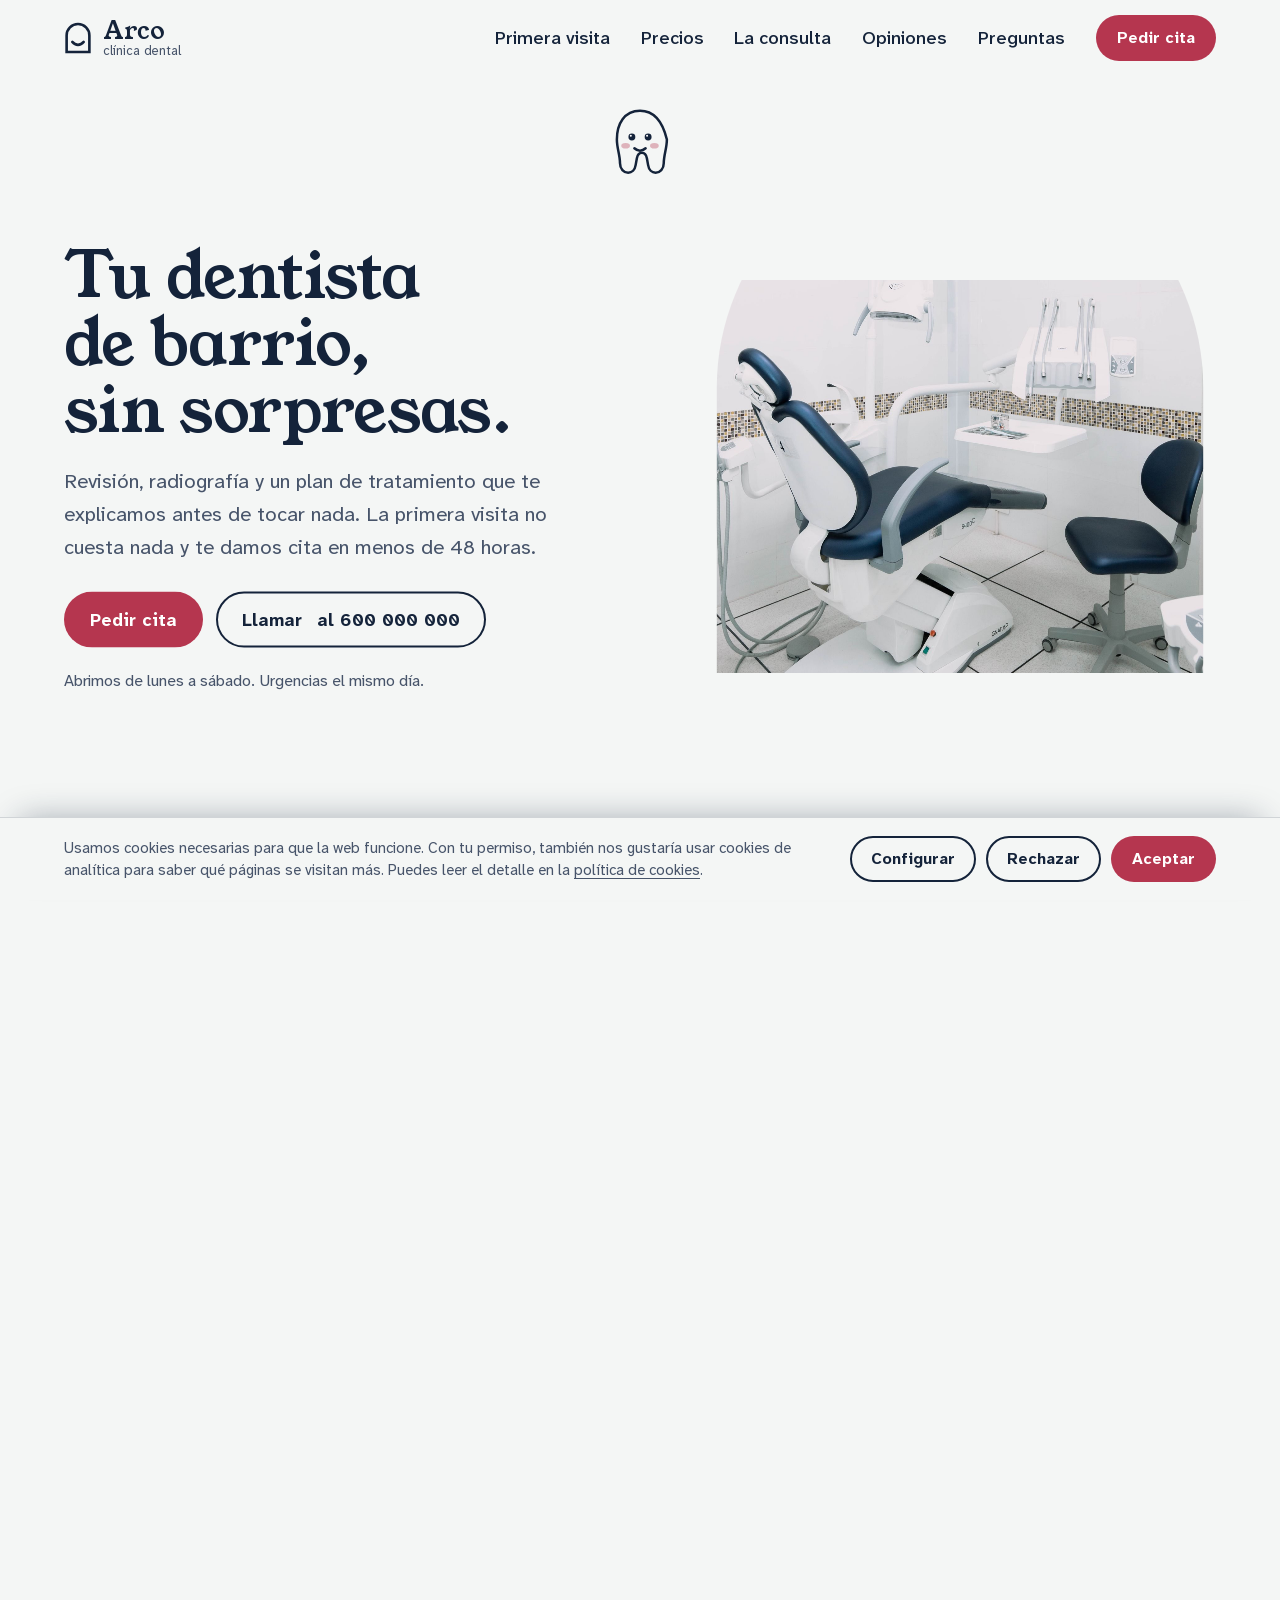
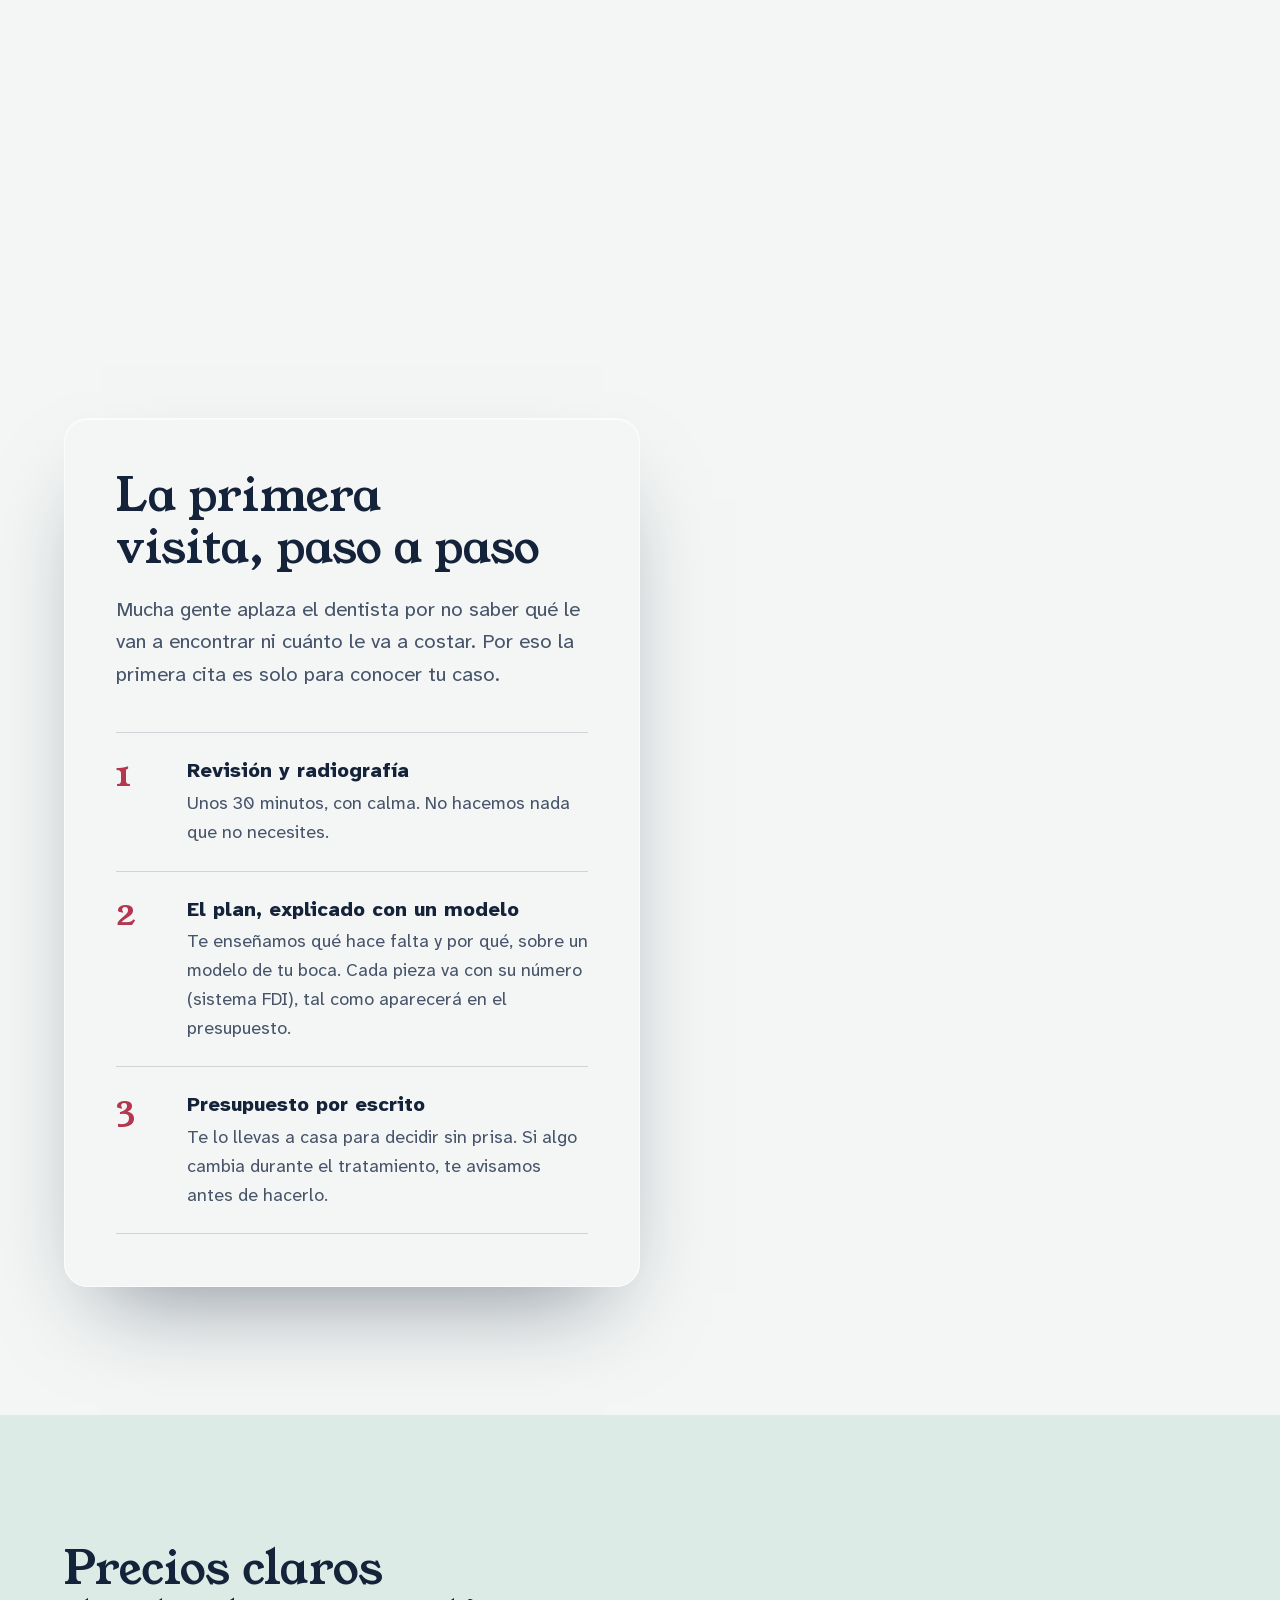
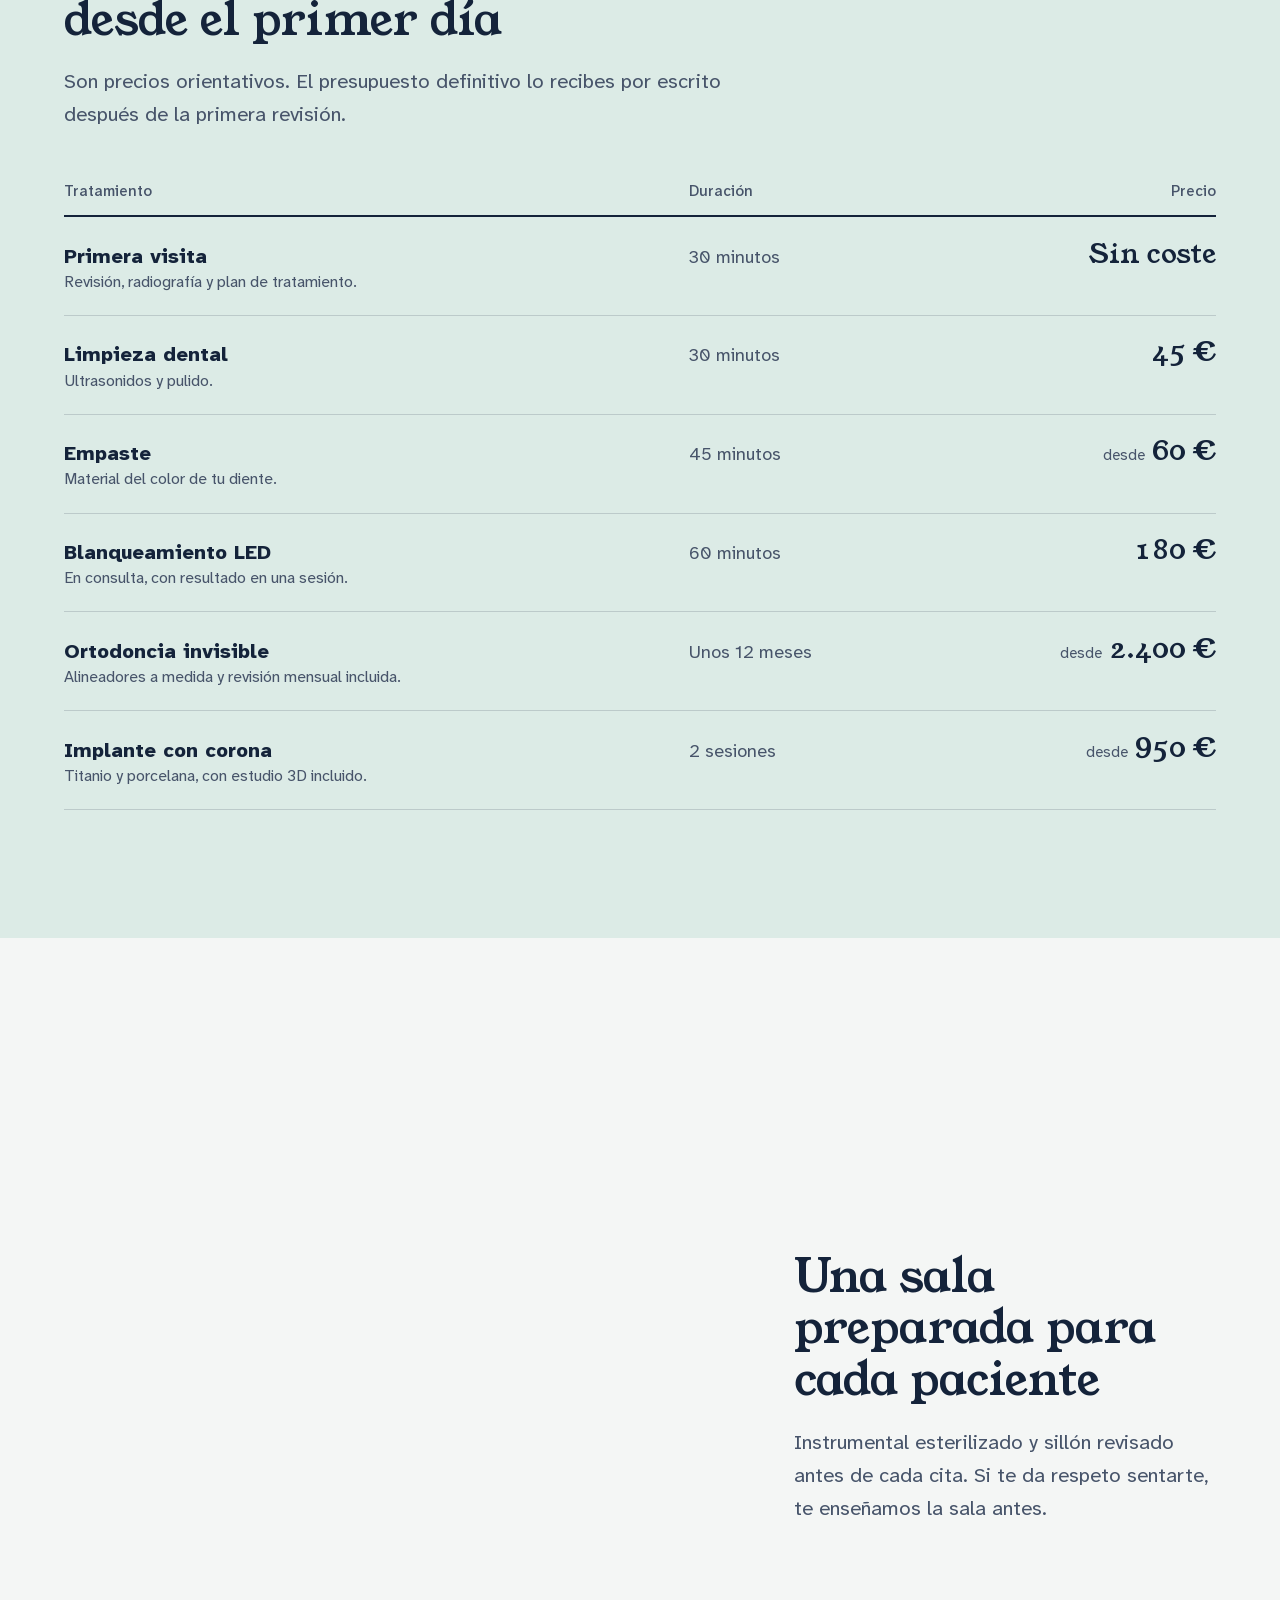
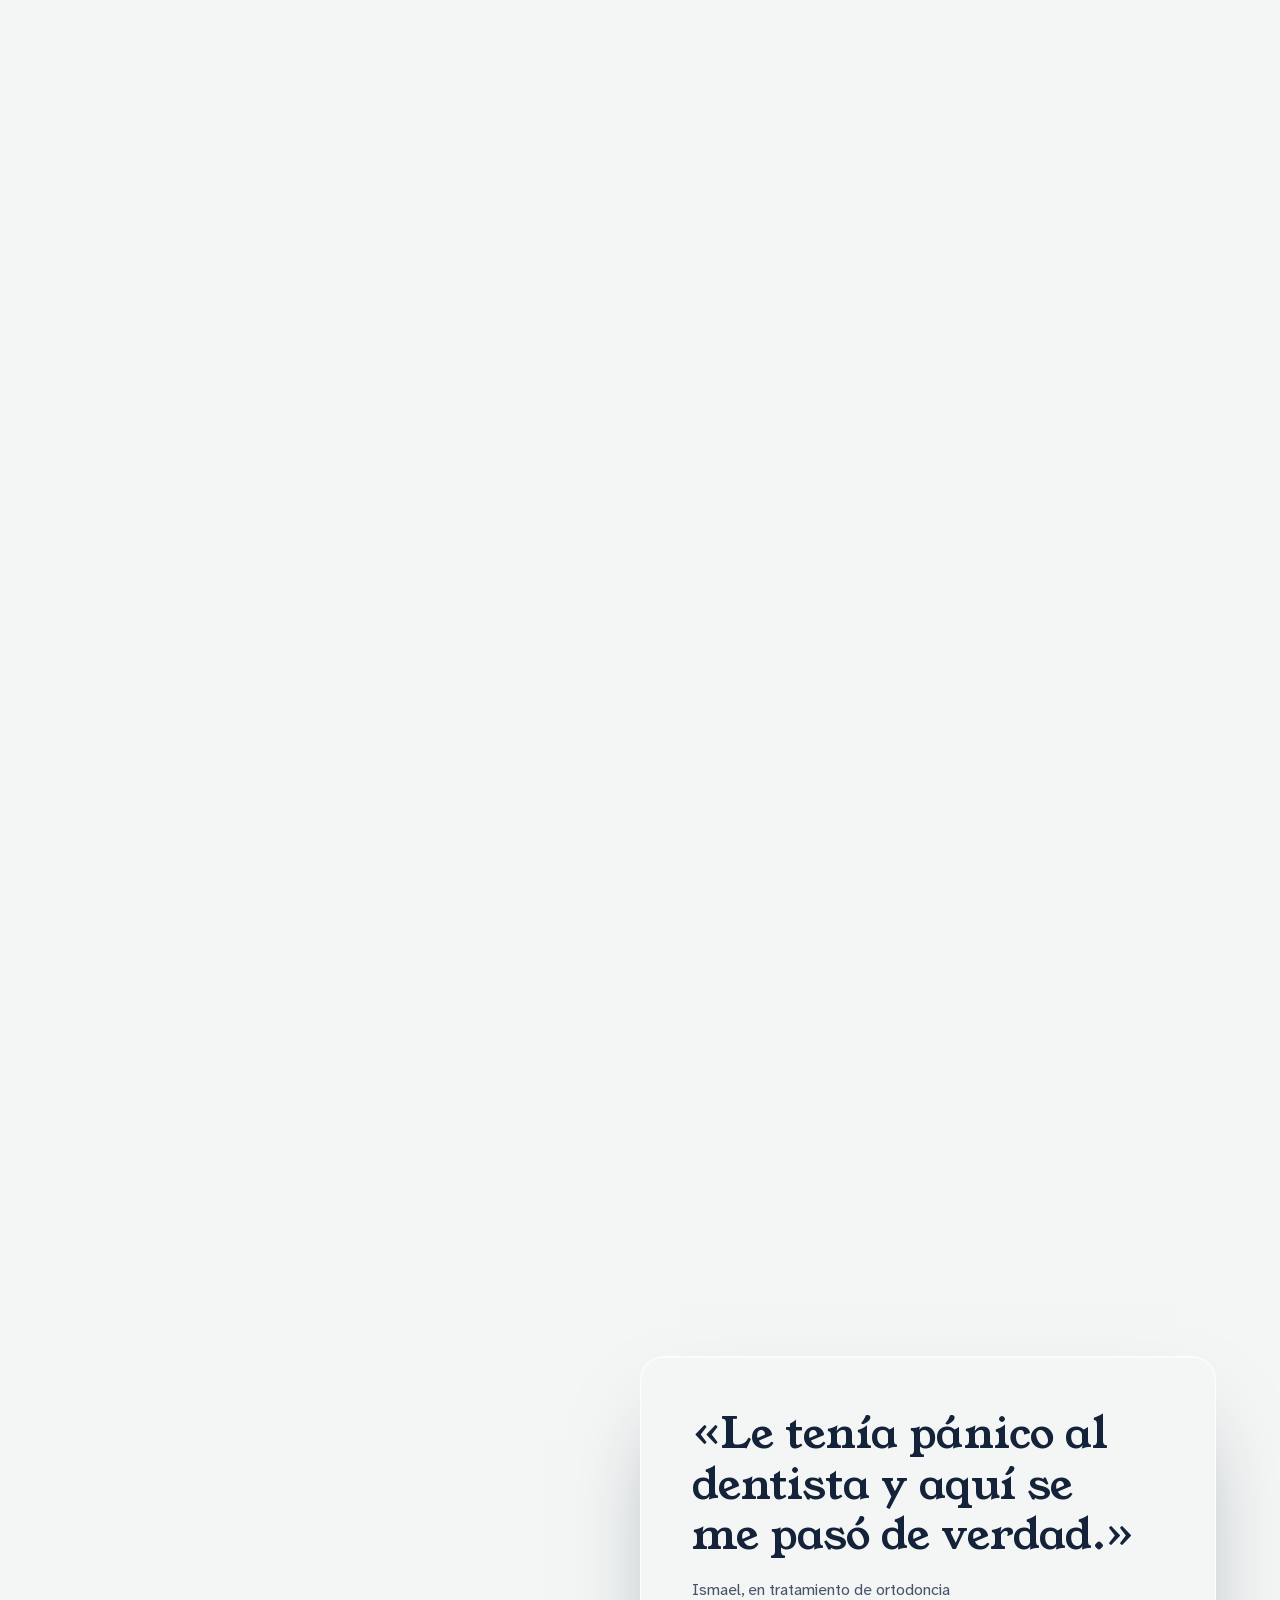
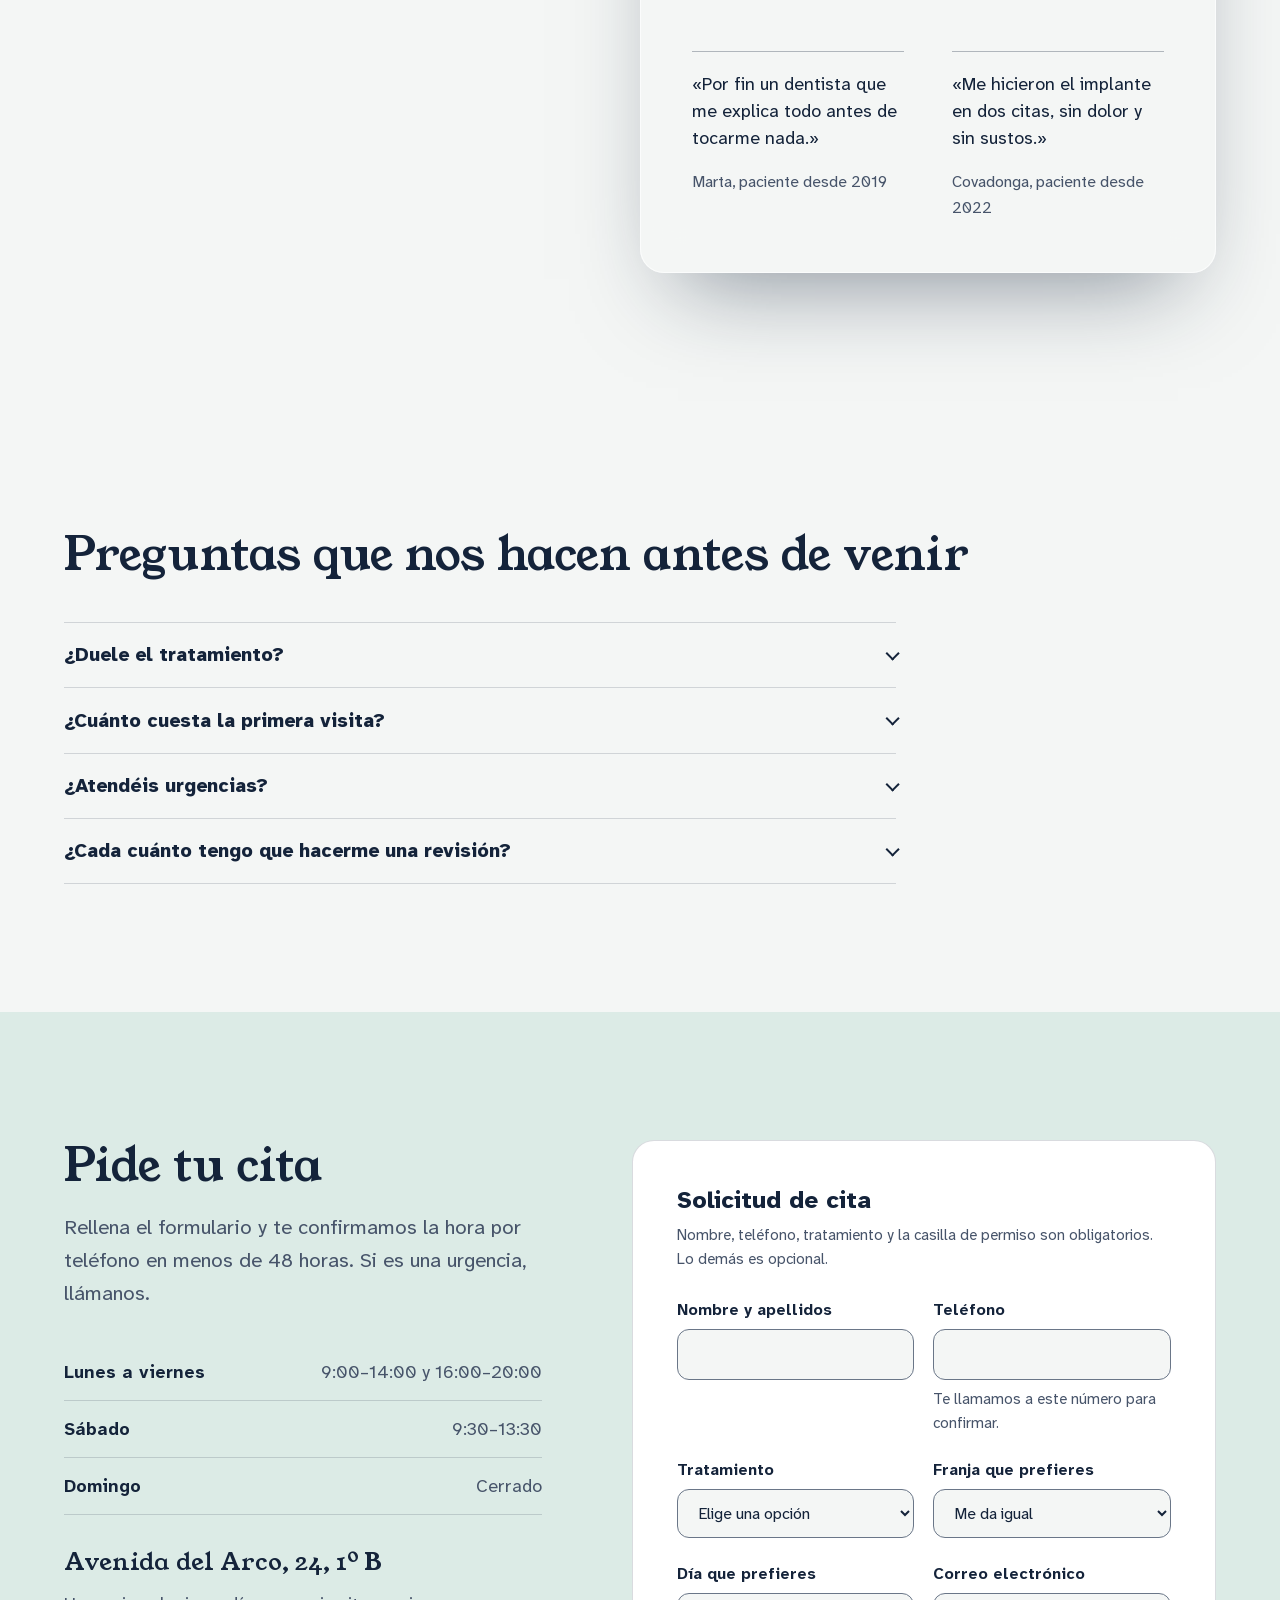
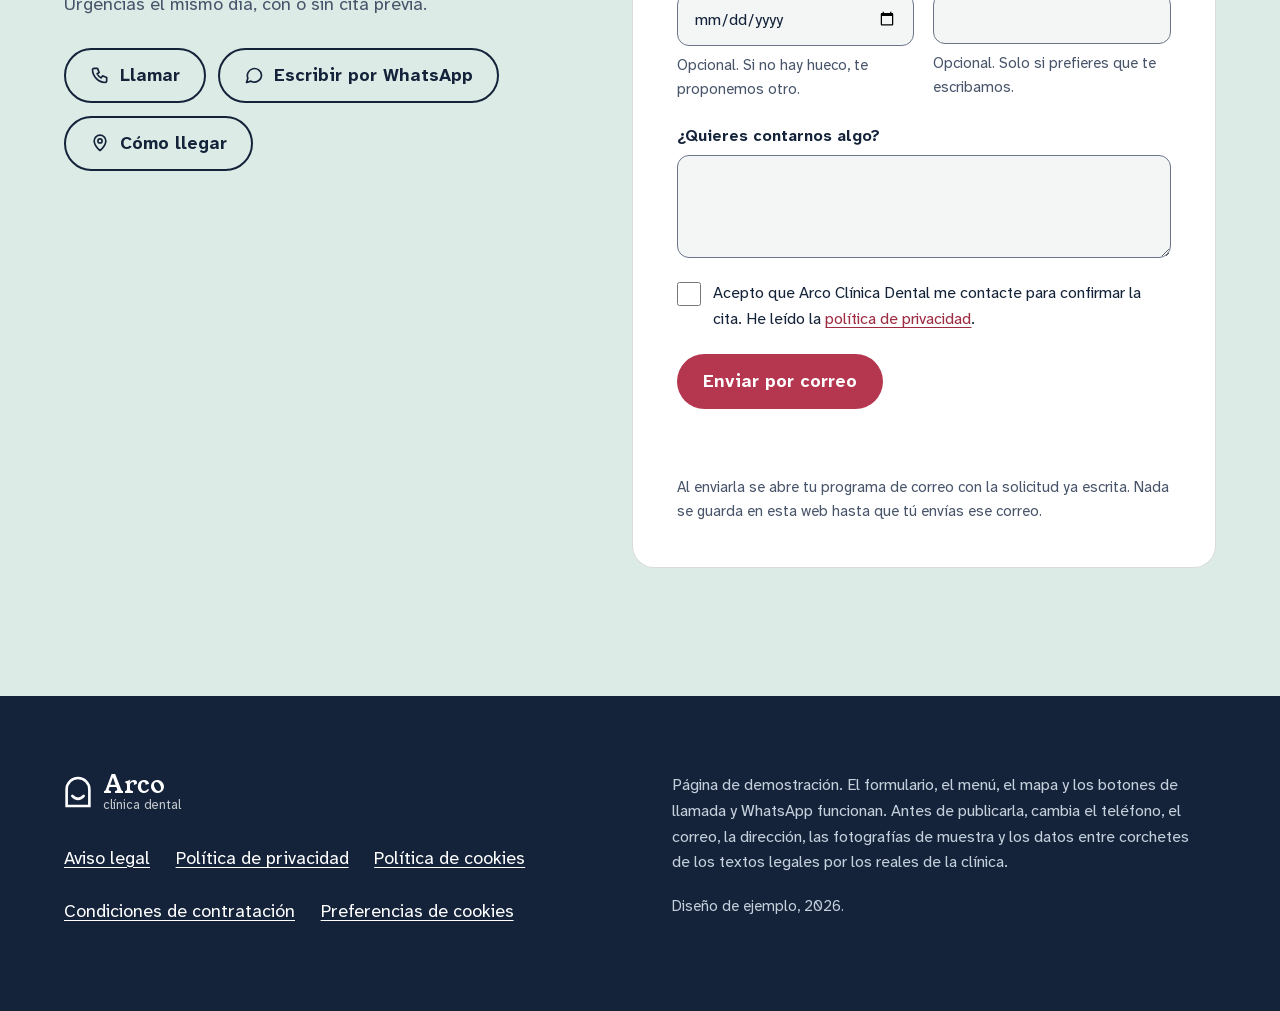
<file: index.html>
<!doctype html>
<html lang="es">
<head>
<meta charset="utf-8">
<meta name="viewport" content="width=device-width, initial-scale=1, viewport-fit=cover, interactive-widget=resizes-content">
<title>Arco Clínica Dental: dentista de barrio, cita en 48 horas</title>
<meta name="description" content="Clínica dental de barrio en [ciudad]. Primera visita sin coste, presupuesto por escrito y cita en menos de 48 horas. Revisión, ortodoncia e implantes.">
<meta http-equiv="Content-Security-Policy" content="default-src 'self'; script-src 'self' 'sha256-/x7W7R75k8Roq0WaVRQX9blP4OufE5xbAdzklGxsgpw=' https://www.googletagmanager.com; style-src 'self'; img-src 'self' data:; font-src 'self'; connect-src 'self' https://www.google-analytics.com https://*.google-analytics.com https://www.googletagmanager.com; base-uri 'self'; form-action 'self'; object-src 'none'">
<!-- Google Analytics (GA4) solo se carga si el visitante acepta cookies de analítica en el aviso de cookies; el id de medición se configura en assets/js/consent.js -->
<meta name="referrer" content="strict-origin-when-cross-origin">
<meta name="robots" content="index, follow, max-image-preview:large">
<link rel="canonical" href="https://jramonfdezgoce-spec.github.io/Arco-Clinica/">
<!-- Google Search Console: pega aquí la etiqueta de verificación, por ejemplo <meta name="google-site-verification" content="TU_CODIGO"> -->
<meta name="color-scheme" content="light">
<meta name="theme-color" content="#f4f6f5">
<meta name="apple-mobile-web-app-title" content="Arco">
<meta property="og:type" content="website">
<meta property="og:locale" content="es_ES">
<meta property="og:site_name" content="Arco Clínica Dental">
<meta property="og:url" content="https://jramonfdezgoce-spec.github.io/Arco-Clinica/">
<meta property="og:title" content="Arco Clínica Dental: dentista de barrio, cita en 48 horas">
<meta property="og:description" content="Primera visita sin coste, presupuesto por escrito y el mismo dentista en cada cita.">
<meta property="og:image" content="https://jramonfdezgoce-spec.github.io/Arco-Clinica/images/og-image.jpg">
<meta property="og:image:width" content="1200">
<meta property="og:image:height" content="630">
<meta property="og:image:alt" content="Sala de tratamiento de Arco Clínica Dental con el sillón azul marino">
<meta name="twitter:card" content="summary_large_image">
<link rel="icon" href="icons/favicon.svg" type="image/svg+xml">
<link rel="icon" href="icons/favicon.ico" sizes="48x48">
<link rel="apple-touch-icon" href="icons/apple-touch-icon.png">
<link rel="manifest" href="manifest.webmanifest">
<link rel="preload" as="font" type="font/woff2" href="assets/fonts/young-serif-latin.woff2" crossorigin>
<link rel="preload" as="font" type="font/woff2" href="assets/fonts/atkinson-hyperlegible-next-latin.woff2" crossorigin>
<link rel="preload" as="image" href="images/hero.jpg" imagesrcset="images/hero-900.jpg 900w, images/hero.jpg 1800w" imagesizes="100vw" fetchpriority="high">
<link rel="stylesheet" href="assets/css/styles.css">
<script type="application/ld+json">
{
  "@context": "https://schema.org",
  "@type": "Dentist",
  "name": "Arco Clínica Dental",
  "description": "Clínica dental de barrio con primera visita sin coste, presupuesto por escrito y cita en menos de 48 horas.",
  "url": "https://jramonfdezgoce-spec.github.io/Arco-Clinica/",
  "logo": "https://jramonfdezgoce-spec.github.io/Arco-Clinica/icons/icon-512.png",
  "image": [
    "https://jramonfdezgoce-spec.github.io/Arco-Clinica/images/hero.jpg",
    "https://jramonfdezgoce-spec.github.io/Arco-Clinica/images/og-image.jpg"
  ],
  "telephone": "+34600000000",
  "hasMap": "https://www.google.com/maps/search/?api=1&query=Avenida+del+Arco+24",
  "address": {
    "@type": "PostalAddress",
    "streetAddress": "Avenida del Arco, 24, 1º B",
    "addressLocality": "[Ciudad]",
    "postalCode": "[Código postal]",
    "addressCountry": "ES"
  },
  "openingHoursSpecification": [
    {"@type": "OpeningHoursSpecification", "dayOfWeek": ["Monday","Tuesday","Wednesday","Thursday","Friday"], "opens": "09:00", "closes": "14:00"},
    {"@type": "OpeningHoursSpecification", "dayOfWeek": ["Monday","Tuesday","Wednesday","Thursday","Friday"], "opens": "16:00", "closes": "20:00"},
    {"@type": "OpeningHoursSpecification", "dayOfWeek": "Saturday", "opens": "09:30", "closes": "13:30"}
  ]
}
</script>
</head>
<body>
<script>document.documentElement.classList.add('js');</script>
<a class="skip-link" href="#contenido">Saltar al contenido</a>

<div class="mascot" id="mascot" aria-hidden="true" data-mood="neutral">
  <svg viewBox="0 0 100 112" xmlns="http://www.w3.org/2000/svg">
    <path class="mascot-shine" d="M30 20c-6 10-4 22 4 26-10-2-16-14-10-28Z" fill="#fff" opacity=".55"/>
    <path class="mascot-body" d="M50 6C25 6 13 27 13 52c0 14 5 25 5 38 0 9 6 15 13 15 6 0 11-5 12-12l2-11c1-6 4-9 8-9s7 3 8 9l2 11c1 7 6 12 12 12 7 0 13-6 13-15 0-13 5-24 5-38C87 27 75 6 50 6Z" fill="#f4f6f5" stroke="#14233a" stroke-width="4" stroke-linejoin="round"/>
    <ellipse class="mascot-cheek" cx="27" cy="62" rx="7" ry="4.5" fill="#b5364f" opacity=".35"/>
    <ellipse class="mascot-cheek" cx="73" cy="62" rx="7" ry="4.5" fill="#b5364f" opacity=".35"/>
    <circle class="mascot-eye" cx="37" cy="48" r="5.5" fill="#14233a"/>
    <circle class="mascot-eye" cx="63" cy="48" r="5.5" fill="#14233a"/>
    <circle cx="35.3" cy="46" r="1.6" fill="#fff"/>
    <circle cx="61.3" cy="46" r="1.6" fill="#fff"/>
    <path class="mouth-neutral" d="M41 66q9 8 18 0" fill="none" stroke="#14233a" stroke-width="4" stroke-linecap="round"/>
    <path class="mouth-happy" d="M38 64q12 20 24 0q-12 14-24 0Z" fill="#b5364f"/>
  </svg>
</div>

<header class="site-header" id="cabecera">
  <div class="header-inner">
    <a class="brand" href="#inicio" aria-label="Arco clínica dental, ir al inicio">
      <svg class="brand-mark" viewBox="0 0 32 36" aria-hidden="true"><path d="M3 34V15C3 7.8 8.8 2 16 2s13 5.8 13 13v19z" fill="none" stroke="currentColor" stroke-width="3"/><path d="M9.5 22.5c3.7 4.4 9.3 4.4 13 0" fill="none" stroke="currentColor" stroke-width="3" stroke-linecap="round"/></svg>
      <span class="brand-name"><strong>Arco</strong><span>clínica dental</span></span>
    </a>
    <nav aria-label="Principal">
      <button class="menu-toggle" type="button" aria-expanded="false" aria-controls="menu">Menú</button>
      <ul class="menu" id="menu">
        <li><a href="#primera-visita">Primera visita</a></li>
        <li><a href="#precios">Precios</a></li>
        <li><a href="#consulta">La consulta</a></li>
        <li><a href="#opiniones">Opiniones</a></li>
        <li><a href="#preguntas">Preguntas</a></li>
        <li><a class="btn btn--primary btn--small" href="#cita">Pedir cita</a></li>
      </ul>
    </nav>
  </div>
</header>

<main id="contenido">

  <section class="stage stage--hero" id="inicio" aria-labelledby="titulo-inicio">
    <div class="stage-sticky">
      <div class="hero-copy">
        <h1 id="titulo-inicio">Tu dentista de barrio, sin sorpresas.</h1>
        <p class="lead">Revisión, radiografía y un plan de tratamiento que te explicamos antes de tocar nada. La primera visita no cuesta nada y te damos cita en menos de 48 horas.</p>
        <div class="hero-actions">
          <a class="btn btn--primary" href="#cita">Pedir cita</a>
          <a class="btn btn--ghost" href="tel:+34600000000">Llamar<span class="only-wide">&nbsp;al 600 000 000</span></a>
        </div>
        <p class="hero-note">Abrimos de lunes a sábado. Urgencias el mismo día.</p>
      </div>
      <div class="stage-media">
        <img src="images/hero.jpg" srcset="images/hero-900.jpg 900w, images/hero.jpg 1800w" sizes="100vw" width="1800" height="2700" fetchpriority="high" decoding="async" alt="Sala de tratamiento luminosa con un sillón dental azul marino y el equipo listo">
        <p class="stage-caption">Nuestra sala de tratamiento</p>
      </div>
    </div>
  </section>

  <section class="section photo-bg" id="primera-visita" aria-labelledby="titulo-visita">
    <img class="photo-bg-img" src="images/historia.jpg" srcset="images/historia-900.jpg 900w, images/historia.jpg 1800w" sizes="100vw" width="1800" height="2700" loading="lazy" decoding="async" alt="Odontólogo con guantes sosteniendo un modelo de yeso de una dentadura para explicar un tratamiento">
    <div class="wrap">
      <div class="photo-panel">
        <h2 id="titulo-visita">La primera visita, paso a paso</h2>
        <p class="lead lead--spaced">Mucha gente aplaza el dentista por no saber qué le van a encontrar ni cuánto le va a costar. Por eso la primera cita es solo para conocer tu caso.</p>
        <ol class="steps">
          <li>
            <div>
              <h3>Revisión y radiografía</h3>
              <p>Unos 30 minutos, con calma. No hacemos nada que no necesites.</p>
            </div>
          </li>
          <li>
            <div>
              <h3>El plan, explicado con un modelo</h3>
              <p>Te enseñamos qué hace falta y por qué, sobre un modelo de tu boca. Cada pieza va con su número (sistema FDI), tal como aparecerá en el presupuesto.</p>
            </div>
          </li>
          <li>
            <div>
              <h3>Presupuesto por escrito</h3>
              <p>Te lo llevas a casa para decidir sin prisa. Si algo cambia durante el tratamiento, te avisamos antes de hacerlo.</p>
            </div>
          </li>
        </ol>
      </div>
    </div>
  </section>

  <section class="section section--mint" id="precios" aria-labelledby="titulo-precios">
    <div class="wrap">
      <div class="prices-head">
        <h2 id="titulo-precios">Precios claros desde el primer día</h2>
        <p class="lead lead--spaced">Son precios orientativos. El presupuesto definitivo lo recibes por escrito después de la primera revisión.</p>
      </div>
      <table class="price-table" role="table">
        <caption class="sr-only">Precios orientativos de los tratamientos</caption>
        <thead>
          <tr role="row"><th role="columnheader" scope="col">Tratamiento</th><th role="columnheader" scope="col">Duración</th><th role="columnheader" scope="col">Precio</th></tr>
        </thead>
        <tbody>
          <tr role="row"><th role="rowheader" scope="row">Primera visita<span>Revisión, radiografía y plan de tratamiento.</span></th><td role="cell" class="time">30 minutos</td><td role="cell" class="price">Sin coste</td></tr>
          <tr role="row"><th role="rowheader" scope="row">Limpieza dental<span>Ultrasonidos y pulido.</span></th><td role="cell" class="time">30 minutos</td><td role="cell" class="price">45 €</td></tr>
          <tr role="row"><th role="rowheader" scope="row">Empaste<span>Material del color de tu diente.</span></th><td role="cell" class="time">45 minutos</td><td role="cell" class="price"><small>desde</small> 60 €</td></tr>
          <tr role="row"><th role="rowheader" scope="row">Blanqueamiento LED<span>En consulta, con resultado en una sesión.</span></th><td role="cell" class="time">60 minutos</td><td role="cell" class="price">180 €</td></tr>
          <tr role="row"><th role="rowheader" scope="row">Ortodoncia invisible<span>Alineadores a medida y revisión mensual incluida.</span></th><td role="cell" class="time">Unos 12 meses</td><td role="cell" class="price"><small>desde</small> 2.400 €</td></tr>
          <tr role="row"><th role="rowheader" scope="row">Implante con corona<span>Titanio y porcelana, con estudio 3D incluido.</span></th><td role="cell" class="time">2 sesiones</td><td role="cell" class="price"><small>desde</small> 950 €</td></tr>
        </tbody>
      </table>
    </div>
  </section>

  <section class="stage stage--room" id="consulta" aria-labelledby="titulo-consulta">
    <div class="stage-sticky">
      <div class="room-copy">
        <h2 id="titulo-consulta">Una sala preparada para cada paciente</h2>
        <p class="lead">Instrumental esterilizado y sillón revisado antes de cada cita. Si te da respeto sentarte, te enseñamos la sala antes.</p>
      </div>
      <div class="stage-media">
        <img src="images/showcase.jpg" srcset="images/showcase-900.jpg 900w, images/showcase.jpg 1800w" sizes="100vw" width="1800" height="2700" loading="lazy" decoding="async" alt="Sillón dental blanco y negro en una sala vacía, con la lámpara y el instrumental preparados">
        <p class="stage-caption">Lista antes de cada cita</p>
      </div>
    </div>
  </section>

  <section class="section photo-bg" id="opiniones" aria-labelledby="titulo-opiniones">
    <img class="photo-bg-img" src="images/visitanos.jpg" srcset="images/visitanos-900.jpg 900w, images/visitanos.jpg 1800w" sizes="100vw" width="1800" height="1200" loading="lazy" decoding="async" alt="Paciente sonriendo mientras se mira los dientes en un espejo de mano, tumbada en el sillón">
    <div class="wrap">
      <div class="photo-panel photo-panel--right">
        <h2 class="sr-only" id="titulo-opiniones">Lo que dicen los pacientes</h2>
        <figure class="quote-main">
          <blockquote>«Le tenía pánico al dentista y aquí se me pasó de verdad.»</blockquote>
          <figcaption>Ismael, en tratamiento de ortodoncia</figcaption>
        </figure>
        <div class="quote-list">
          <figure class="quote-small">
            <blockquote>«Por fin un dentista que me explica todo antes de tocarme nada.»</blockquote>
            <figcaption>Marta, paciente desde 2019</figcaption>
          </figure>
          <figure class="quote-small">
            <blockquote>«Me hicieron el implante en dos citas, sin dolor y sin sustos.»</blockquote>
            <figcaption>Covadonga, paciente desde 2022</figcaption>
          </figure>
        </div>
      </div>
    </div>
  </section>

  <section class="section" id="preguntas" aria-labelledby="titulo-preguntas">
    <div class="wrap">
      <h2 id="titulo-preguntas">Preguntas que nos hacen antes de venir</h2>
      <div class="faq">
        <details>
          <summary>¿Duele el tratamiento?</summary>
          <p>Trabajamos con anestesia local y no empezamos hasta que notas la zona dormida. Si en algún momento quieres parar, levantas la mano y paramos.</p>
        </details>
        <details>
          <summary>¿Cuánto cuesta la primera visita?</summary>
          <p>Nada. Incluye la revisión, la radiografía y el plan de tratamiento con presupuesto por escrito.</p>
        </details>
        <details>
          <summary>¿Atendéis urgencias?</summary>
          <p>Sí, el mismo día y con o sin cita previa. Si es un dolor fuerte o un golpe, llámanos antes de venir para prepararte hueco.</p>
        </details>
        <details>
          <summary>¿Cada cuánto tengo que hacerme una revisión?</summary>
          <p>Lo habitual es una vez al año. Si tienes las encías delicadas, llevas ortodoncia o has tenido muchas caries, te recomendamos cada seis meses.</p>
        </details>
      </div>
    </div>
  </section>

  <section class="section section--mint" id="cita" aria-labelledby="titulo-cita">
    <div class="wrap contact-grid">
      <div>
        <h2 id="titulo-cita">Pide tu cita</h2>
        <p class="lead lead--spaced">Rellena el formulario y te confirmamos la hora por teléfono en menos de 48 horas. Si es una urgencia, llámanos.</p>
        <dl class="hours">
          <div><dt>Lunes a viernes</dt><dd>9:00–14:00 y 16:00–20:00</dd></div>
          <div><dt>Sábado</dt><dd>9:30–13:30</dd></div>
          <div><dt>Domingo</dt><dd>Cerrado</dd></div>
        </dl>
        <address class="clinic-address">
          <strong>Avenida del Arco, 24, 1º B</strong>
          <p class="urgent">Urgencias el mismo día, con o sin cita previa.</p>
        </address>
        <div class="contact-actions">
          <a class="btn btn--ghost" href="tel:+34600000000"><svg viewBox="0 0 24 24" fill="none" stroke="currentColor" stroke-width="2" stroke-linecap="round" stroke-linejoin="round" aria-hidden="true"><path d="M5 4h4l2 5-2.5 1.5a11 11 0 0 0 5 5L15 13l5 2v4a2 2 0 0 1-2 2A16 16 0 0 1 3 6a2 2 0 0 1 2-2z"/></svg>Llamar</a>
          <a class="btn btn--ghost" id="whatsapp-link" href="https://wa.me/34600000000" target="_blank" rel="noopener"><svg viewBox="0 0 24 24" fill="none" stroke="currentColor" stroke-width="2" stroke-linecap="round" stroke-linejoin="round" aria-hidden="true"><path d="M21 12a8.5 8.5 0 0 1-12.6 7.4L3 21l1.6-5.2A8.5 8.5 0 1 1 21 12z"/></svg>Escribir por WhatsApp</a>
          <a class="btn btn--ghost" href="https://www.google.com/maps/search/?api=1&amp;query=Avenida+del+Arco+24" target="_blank" rel="noopener"><svg viewBox="0 0 24 24" fill="none" stroke="currentColor" stroke-width="2" stroke-linecap="round" stroke-linejoin="round" aria-hidden="true"><path d="M12 21s7-6.1 7-11.5A7 7 0 0 0 5 9.5C5 14.9 12 21 12 21z"/><circle cx="12" cy="9.5" r="2.5"/></svg>Cómo llegar</a>
        </div>
      </div>

      <div class="form-panel">
        <h3>Solicitud de cita</h3>
        <p class="hint hint--top">Nombre, teléfono, tratamiento y la casilla de permiso son obligatorios. Lo demás es opcional.</p>
        <form id="booking-form" novalidate>
          <div class="form-grid">
            <div class="field">
              <label for="f-name">Nombre y apellidos</label>
              <input id="f-name" name="name" type="text" autocomplete="name" autocapitalize="words" enterkeyhint="next" required aria-describedby="err-name">
              <p class="field-error" id="err-name" hidden></p>
            </div>
            <div class="field">
              <label for="f-phone">Teléfono</label>
              <input id="f-phone" name="phone" type="tel" inputmode="tel" autocomplete="tel" enterkeyhint="next" required aria-describedby="hint-phone err-phone">
              <p class="hint" id="hint-phone">Te llamamos a este número para confirmar.</p>
              <p class="field-error" id="err-phone" hidden></p>
            </div>
            <div class="field">
              <label for="f-service">Tratamiento</label>
              <select id="f-service" name="service" required aria-describedby="err-service">
                <option value="" selected disabled>Elige una opción</option>
                <option>Primera visita</option>
                <option>Limpieza dental</option>
                <option>Empaste</option>
                <option>Blanqueamiento LED</option>
                <option>Ortodoncia invisible</option>
                <option>Implante</option>
                <option>Urgencia</option>
                <option>No lo sé todavía</option>
              </select>
              <p class="field-error" id="err-service" hidden></p>
            </div>
            <div class="field">
              <label for="f-slot">Franja que prefieres</label>
              <select id="f-slot" name="slot">
                <option>Me da igual</option>
                <option>Mañana</option>
                <option>Tarde</option>
              </select>
            </div>
            <div class="field">
              <label for="f-date">Día que prefieres</label>
              <input id="f-date" name="date" type="date" aria-describedby="hint-date">
              <p class="hint" id="hint-date">Opcional. Si no hay hueco, te proponemos otro.</p>
            </div>
            <div class="field">
              <label for="f-email">Correo electrónico</label>
              <input id="f-email" name="email" type="email" inputmode="email" autocomplete="email" autocapitalize="none" enterkeyhint="next" aria-describedby="hint-email err-email">
              <p class="hint" id="hint-email">Opcional. Solo si prefieres que te escribamos.</p>
              <p class="field-error" id="err-email" hidden></p>
            </div>
            <div class="field field--wide">
              <label for="f-comment">¿Quieres contarnos algo?</label>
              <textarea id="f-comment" name="comment" rows="3"></textarea>
            </div>
            <div class="consent">
              <div class="consent-row">
                <input id="f-consent" name="consent" type="checkbox" required aria-describedby="err-consent">
                <label for="f-consent">Acepto que Arco Clínica Dental me contacte para confirmar la cita. He leído la <button class="link" type="button" data-open-modal="modal-privacidad">política de privacidad</button>.</label>
              </div>
              <p class="field-error" id="err-consent" hidden></p>
            </div>
            <div class="form-actions">
              <button class="btn btn--primary" type="submit">Enviar por correo</button>
            </div>
            <p class="form-status" id="form-status" role="alert"></p>
            <p class="form-transparency">Al enviarla se abre tu programa de correo con la solicitud ya escrita. Nada se guarda en esta web hasta que tú envías ese correo.</p>
          </div>
        </form>
        <div class="form-result" id="form-result" role="status"></div>
      </div>
    </div>
  </section>

</main>

<footer class="site-footer">
  <div class="wrap footer-grid">
    <div>
      <a class="brand" href="#inicio" aria-label="Arco clínica dental, ir al inicio">
        <svg class="brand-mark" viewBox="0 0 32 36" aria-hidden="true"><path d="M3 34V15C3 7.8 8.8 2 16 2s13 5.8 13 13v19z" fill="none" stroke="currentColor" stroke-width="3"/><path d="M9.5 22.5c3.7 4.4 9.3 4.4 13 0" fill="none" stroke="currentColor" stroke-width="3" stroke-linecap="round"/></svg>
        <span class="brand-name"><strong>Arco</strong><span>clínica dental</span></span>
      </a>
      <div class="footer-links">
        <button class="link" type="button" data-open-modal="modal-aviso">Aviso legal</button>
        <button class="link" type="button" data-open-modal="modal-privacidad">Política de privacidad</button>
        <button class="link" type="button" data-open-modal="modal-cookies">Política de cookies</button>
        <button class="link" type="button" data-open-modal="modal-cgc">Condiciones de contratación</button>
        <button class="link" type="button" id="cookie-settings-link">Preferencias de cookies</button>
      </div>
    </div>
    <div>
      <p class="footer-note">Página de demostración. El formulario, el menú, el mapa y los botones de llamada y WhatsApp funcionan. Antes de publicarla, cambia el teléfono, el correo, la dirección, las fotografías de muestra y los datos entre corchetes de los textos legales por los reales de la clínica.</p>
      <p class="footer-credit">Diseño de ejemplo, 2026.</p>
    </div>
  </div>
</footer>

<dialog class="legal-modal" id="modal-aviso" aria-labelledby="titulo-aviso">
  <div class="legal-inner">
    <button class="modal-close" type="button" data-close>Cerrar</button>
    <p class="legal-flag">Plantilla de ejemplo. Sustituye los datos entre corchetes por los reales y pide a un asesor legal que la revise antes de publicar la web.</p>
    <h2 id="titulo-aviso">Aviso legal</h2>
    <p>En cumplimiento del artículo 10 de la Ley 34/2002, de Servicios de la Sociedad de la Información y de Comercio Electrónico (LSSI-CE), se informa de los siguientes datos:</p>
    <ul>
      <li><strong>Titular:</strong> [Nombre completo o razón social de la clínica]</li>
      <li><strong>NIF/CIF:</strong> [NIF/CIF]</li>
      <li><strong>Domicilio:</strong> [Dirección fiscal completa]</li>
      <li><strong>Correo de contacto:</strong> [Correo de contacto]</li>
      <li><strong>Colegiación y registro sanitario:</strong> [Número de colegiado del odontólogo responsable y colegio oficial; número de registro del centro sanitario]</li>
    </ul>
    <p>Este sitio web es informativo y sirve para solicitar cita. Al usarlo aceptas estas condiciones.</p>
    <p>Los contenidos, marcas y logotipos pertenecen a [Nombre de la clínica], salvo las fotografías de muestra de esta demostración, que tienen licencia libre de uso comercial.</p>
  </div>
</dialog>

<dialog class="legal-modal" id="modal-privacidad" aria-labelledby="titulo-privacidad">
  <div class="legal-inner">
    <button class="modal-close" type="button" data-close>Cerrar</button>
    <p class="legal-flag">Plantilla de ejemplo. Sustituye los datos entre corchetes por los reales y pide a un asesor que la revise antes de publicar la web. Al ser un servicio sanitario, el tratamiento que pide cada paciente puede ser un dato de categoría especial (art. 9 del RGPD).</p>
    <h2 id="titulo-privacidad">Política de privacidad</h2>
    <ul>
      <li><strong>Responsable:</strong> [Nombre de la clínica], [NIF/CIF], [dirección], [correo de contacto]</li>
      <li><strong>Para qué usamos tus datos:</strong> para gestionar las solicitudes de cita del formulario y contactarte para confirmarlas.</li>
      <li><strong>Base legal:</strong> tu consentimiento, que das al marcar la casilla del formulario (art. 6.1.a del RGPD).</li>
      <li><strong>A quién se comunican:</strong> a nadie, salvo obligación legal.</li>
      <li><strong>Cuánto tiempo los guardamos:</strong> mientras seas paciente o durante los plazos que exige la ley.</li>
      <li><strong>Tus derechos:</strong> puedes pedir acceso, rectificación, supresión, oposición, limitación y portabilidad escribiendo a [correo de contacto].</li>
    </ul>
    <p>Este formulario no guarda tus datos en ningún servidor de esta web: al enviarlo se abre tu correo con la solicitud escrita, y eres tú quien la envía a la clínica.</p>
    <p>Esta web solo usa cookies o almacenamiento local de analítica si das tu permiso en el aviso de cookies. Consulta el detalle en la <button class="link" type="button" data-open-modal="modal-cookies">política de cookies</button>.</p>
  </div>
</dialog>

<dialog class="legal-modal" id="modal-cookies" aria-labelledby="titulo-cookies">
  <div class="legal-inner">
    <button class="modal-close" type="button" data-close>Cerrar</button>
    <p class="legal-flag">Plantilla de ejemplo. Sustituye los datos entre corchetes por los reales y pide a un asesor que la revise antes de publicar la web.</p>
    <h2 id="titulo-cookies">Política de cookies</h2>
    <p>Al entrar en la web te preguntamos si aceptas cookies no esenciales. Puedes cambiar tu respuesta cuando quieras desde «Preferencias de cookies», en el pie de página.</p>
    <ul>
      <li><strong>Necesarias:</strong> guardan tu respuesta al aviso de cookies (almacenamiento local del navegador, no un archivo de terceros). No se pueden desactivar porque la web no funcionaría sin ellas. Duración: hasta que borres los datos del sitio.</li>
      <li><strong>Analíticas (opcionales):</strong> Google Analytics (Google Ireland Ltd.), para saber qué páginas se visitan y cuántas solicitudes de cita se completan. Solo se activan si las aceptas. Duración: hasta 14 meses. Más información en la <a href="https://policies.google.com/privacy" rel="noopener">política de privacidad de Google</a>.</li>
    </ul>
    <p>Esta web no usa cookies de publicidad ni comparte datos con redes sociales.</p>
  </div>
</dialog>

<dialog class="legal-modal" id="modal-cgc" aria-labelledby="titulo-cgc">
  <div class="legal-inner">
    <button class="modal-close" type="button" data-close>Cerrar</button>
    <p class="legal-flag">Plantilla de ejemplo. Sustituye los datos entre corchetes por los reales y pide a un asesor legal que la revise antes de publicar la web.</p>
    <h2 id="titulo-cgc">Condiciones generales de contratación</h2>
    <ul>
      <li><strong>Precios:</strong> los precios mostrados en «Precios claros desde el primer día» son orientativos e incluyen IVA. El presupuesto definitivo, con el IVA desglosado, se entrega por escrito tras la primera revisión y antes de empezar cualquier tratamiento.</li>
      <li><strong>Forma de pago:</strong> [efectivo, tarjeta y/o financiación], a pagar en la clínica en el momento de cada sesión, salvo que se acuerde otra cosa por escrito.</li>
      <li><strong>Plazos:</strong> la primera cita se ofrece en menos de 48 horas laborables desde la solicitud; la duración de cada tratamiento se indica en el presupuesto.</li>
      <li><strong>Cancelación de citas:</strong> puedes cancelar o cambiar tu cita avisando con al menos [24 horas] de antelación, llamando al teléfono de la clínica o respondiendo al mensaje de confirmación. Las citas no canceladas con ese aviso [pueden conllevar un cargo de Nº €, a definir por la clínica].</li>
      <li><strong>Derecho de desistimiento:</strong> al ser un servicio sanitario que se presta con tu consentimiento expreso en la fecha de la cita, una vez completado el tratamiento no aplica el derecho de desistimiento de 14 días (art. 103.a y c del Real Decreto Legislativo 1/2007). Si la clínica vende algún producto físico (por ejemplo, un cepillo o un aparato de ortodoncia a medida antes de fabricarse), se informará del derecho de desistimiento que corresponda en ese caso concreto.</li>
      <li><strong>Reclamaciones:</strong> puedes reclamar escribiendo a [correo de contacto] o, si no llegáis a un acuerdo, ante la hoja de reclamaciones de la clínica o el organismo de consumo de tu comunidad autónoma.</li>
    </ul>
  </div>
</dialog>

<div class="cookie-banner" id="cookie-banner" hidden>
  <div class="cookie-banner-inner">
    <p>Usamos cookies necesarias para que la web funcione. Con tu permiso, también nos gustaría usar cookies de analítica para saber qué páginas se visitan más. Puedes leer el detalle en la <button class="link" type="button" data-open-modal="modal-cookies">política de cookies</button>.</p>
    <div class="cookie-prefs" id="cookie-prefs" hidden>
      <label class="cookie-toggle"><input type="checkbox" checked disabled> Necesarias (siempre activas)</label>
      <label class="cookie-toggle"><input type="checkbox" id="cookie-analytics"> Analíticas (Google Analytics)</label>
    </div>
    <div class="cookie-actions">
      <button class="btn btn--ghost btn--small" type="button" id="cookie-configure">Configurar</button>
      <button class="btn btn--ghost btn--small" type="button" id="cookie-reject">Rechazar</button>
      <button class="btn btn--primary btn--small" type="button" id="cookie-accept">Aceptar</button>
      <button class="btn btn--primary btn--small" type="button" id="cookie-save" hidden>Guardar preferencias</button>
    </div>
  </div>
</div>

<script src="assets/js/vendor/gsap.min.js" defer></script>
<script src="assets/js/vendor/ScrollTrigger.min.js" defer></script>
<script src="assets/js/app.js" defer></script>
<script src="assets/js/consent.js" defer></script>
<script src="assets/js/mascot.js" defer></script>
</body>
</html>
</file>
<file: assets/css/styles.css>
@font-face{font-family:'Young Serif'; src:url(../fonts/young-serif-latin.woff2) format('woff2'); font-weight:400; font-style:normal; font-display:swap;}
@font-face{font-family:'Atkinson Hyperlegible Next'; src:url(../fonts/atkinson-hyperlegible-next-latin.woff2) format('woff2'); font-weight:200 800; font-style:normal; font-display:swap;}

:root{
  --enamel:#f4f6f5;
  --mint:#dcebe6;
  --navy:#14233a;
  --graphite:#47546a;
  --rose:#b5364f;
  --rose-deep:#9d2c43;
  --error:#a4262c;
  --field:#6a7688;
  --line:rgba(20,35,58,.16);
  --font-display:'Young Serif', Georgia, 'Times New Roman', serif;
  --font-body:'Atkinson Hyperlegible Next','Atkinson Hyperlegible', system-ui, -apple-system, 'Segoe UI', Roboto, sans-serif;
  --ease-out:cubic-bezier(.23,1,.32,1);
  --ease-in-out:cubic-bezier(.77,0,.175,1);
  --gutter:clamp(20px,5vw,72px);
  --pad-l:max(var(--gutter), env(safe-area-inset-left, 0px));
  --pad-r:max(var(--gutter), env(safe-area-inset-right, 0px));
  --wrap:1200px;
}
*,*::before,*::after{box-sizing:border-box;}
html{scroll-behavior:smooth; scroll-padding-top:calc(88px + env(safe-area-inset-top, 0px)); -webkit-text-size-adjust:100%; -webkit-tap-highlight-color:transparent;}
body{margin:0; background:var(--enamel); color:var(--navy); font-family:var(--font-body); font-size:1.125rem; line-height:1.6; overflow-x:hidden;}
img{display:block; max-width:100%;}
h1,h2,h3{font-family:var(--font-display); font-weight:400; text-wrap:balance; margin:0;}
h1{font-size:clamp(2.25rem,5vw,4.6rem); line-height:1.05; letter-spacing:-.01em;}
h2{font-size:clamp(1.9rem,3.6vw,3rem); line-height:1.12;}
p{margin:0;}
a{color:inherit;}
button,a,summary,label[for]{touch-action:manipulation;}
:focus-visible{outline:3px solid var(--rose); outline-offset:3px; border-radius:4px;}
.sr-only{position:absolute; width:1px; height:1px; margin:-1px; padding:0; overflow:hidden; clip:rect(0,0,0,0); white-space:nowrap; border:0;}
.skip-link{position:absolute; left:16px; top:-64px; z-index:300; background:var(--navy); color:#fff; padding:.7rem 1.1rem; border-radius:10px; text-decoration:none;}
.skip-link:focus{top:calc(12px + env(safe-area-inset-top, 0px)); outline-color:#fff;}
.wrap{max-width:calc(var(--wrap) + 2 * var(--gutter)); margin-inline:auto; padding-inline:var(--pad-l) var(--pad-r);}
.section{padding-block:clamp(72px,10vw,140px);}
.section--mint{background:var(--mint);}
.lead{font-size:clamp(1.125rem,1.6vw,1.3rem); color:var(--graphite); max-width:56ch;}
.lead--spaced{margin-top:1.2rem;}
.only-wide{display:none;}

/* ---------- buttons ---------- */
.btn,.menu-toggle,.modal-close,.link{-webkit-user-select:none; user-select:none; -webkit-touch-callout:none;}
.btn{display:inline-flex; align-items:center; justify-content:center; gap:.6rem; min-height:48px; padding:.7rem 1.5rem; border-radius:999px; border:2px solid transparent; font:inherit; font-weight:700; text-decoration:none; cursor:pointer; transition:transform 160ms var(--ease-out), background-color 200ms ease, color 200ms ease, border-color 200ms ease;}
.btn:active{transform:scale(.97);}
.btn svg{width:20px; height:20px; flex:none;}
.btn--primary{background:var(--rose); color:#fff;}
.btn--ghost{border-color:var(--navy); color:var(--navy); background:transparent;}
.btn--small{min-height:44px; padding:.5rem 1.2rem; font-size:1rem;}
@media (hover:hover) and (pointer:fine){
  .btn--primary:hover{background:var(--rose-deep);}
  .btn--ghost:hover{background:var(--navy); color:#fff;}
}

/* ---------- header ---------- */
.site-header{position:fixed; inset:0 0 auto 0; z-index:100; padding-top:env(safe-area-inset-top, 0px); transition:background-color 250ms var(--ease-out), box-shadow 250ms var(--ease-out);}
.site-header.is-scrolled{background:rgba(244,246,245,.94); -webkit-backdrop-filter:blur(8px); backdrop-filter:blur(8px); box-shadow:0 1px 0 var(--line);}
.header-inner{display:flex; align-items:center; justify-content:space-between; gap:24px; height:76px; padding-inline:var(--pad-l) var(--pad-r);}
.brand{display:inline-flex; align-items:center; gap:.7rem; text-decoration:none;}
.brand-mark{width:28px; height:32px; color:var(--navy);}
.brand-name{display:flex; flex-direction:column; line-height:1.05;}
.brand-name strong{font-family:var(--font-display); font-weight:400; font-size:1.55rem;}
.brand-name span{font-size:.8125rem; color:var(--graphite);}
.menu{display:flex; align-items:center; gap:clamp(18px,2.4vw,34px); list-style:none; margin:0; padding:0;}
.menu a:not(.btn){text-decoration:none; font-weight:500; padding:.5rem 0; background:linear-gradient(currentColor,currentColor) 0 100%/0 2px no-repeat; transition:background-size 200ms var(--ease-out);}
@media (hover:hover) and (pointer:fine){ .menu a:not(.btn):hover{background-size:100% 2px;} }
.menu-toggle{display:none;}

/* ---------- stages: a photo opens from an arch to full bleed ---------- */
.stage{position:relative;}
.stage-sticky{position:relative; display:flex; flex-direction:column; padding:calc(112px + env(safe-area-inset-top, 0px)) var(--pad-r) 24px var(--pad-l);}
.stage-media{position:relative; overflow:hidden; isolation:isolate; margin-top:40px; width:100%; max-width:520px; aspect-ratio:4/5; border-radius:999px 999px 0 0; background:var(--mint);}
.stage-media img{position:absolute; inset:0; width:100%; height:100%; object-fit:cover;}
.stage--hero .stage-media img{object-position:38% 62%;}
.stage--room .stage-media img{object-position:50% 55%;}
.stage-caption{position:absolute; left:20px; bottom:calc(20px + env(safe-area-inset-bottom, 0px)); z-index:2; background:rgba(20,35,58,.88); color:#fff; padding:.5rem 1rem; border-radius:999px; font-size:.9375rem; line-height:1.3;}
.hero-copy .lead,.room-copy .lead{margin-top:1.3rem;}
.hero-actions{display:flex; flex-wrap:wrap; gap:.8rem; margin-top:1.8rem;}
.hero-note{margin-top:1.3rem; font-size:1rem; color:var(--graphite);}

.js .stage-sticky{display:block; height:100vh; height:100svh; height:100dvh; min-height:560px; overflow:hidden; padding:0; background:var(--enamel);}
.js .stage-media{position:absolute; inset:0; z-index:2; margin:0; max-width:none; aspect-ratio:auto; border-radius:0; background:transparent; clip-path:inset(60% 9% 4% 9% round 41vw 41vw 0 0);}
.js .stage-media img{transform-origin:0 0; will-change:transform;}
.js .stage-caption{opacity:0;}
.js .hero-copy,.js .room-copy{position:relative; z-index:1; padding:calc(88px + env(safe-area-inset-top, 0px)) var(--pad-r) 0 var(--pad-l);}
.js .stage--room .hero-copy,.js .stage--room .room-copy{padding-top:calc(72px + env(safe-area-inset-top, 0px));}
@media (max-width:899px) and (max-height:780px){ .js .hero-note{display:none;} }
@media (max-width:899px) and (max-height:680px){ .js .stage .lead{display:none;} }
.js.motion .stage{height:210vh; height:210svh;}
.js.motion .stage-sticky{position:sticky; top:0;}
.js.motion .stage-media{will-change:clip-path;}

@media (min-width:900px){
  .only-wide{display:inline;}
  .js .stage--hero .stage-media{clip-path:inset(16% 6% 16% 56% round 19vw 19vw 0 0);}
  .js .stage--room .stage-media{clip-path:inset(16% 56% 16% 6% round 19vw 19vw 0 0);}
  .js .hero-copy{position:absolute; left:0; top:50%; transform:translateY(-46%); width:min(50%,36rem); padding:0 0 0 var(--pad-l);}
  .js .room-copy{position:absolute; right:0; top:50%; transform:translateY(-50%); width:min(38%,32rem); padding:0 var(--pad-r) 0 0;}
  .js .stage--room .room-copy{padding-top:0;}
}

/* ---------- full-bleed photo sections ---------- */
.photo-bg{
  position:relative; isolation:isolate; overflow:hidden;
  min-height:clamp(600px, 84svh, 820px);
  display:flex; align-items:center;
  padding-block:clamp(64px,10vw,130px);
}
.photo-bg-img{position:absolute; inset:-4%; width:108%; height:108%; object-fit:cover; z-index:0; will-change:transform;}
.photo-bg .wrap{position:relative; z-index:1; width:100%;}
.photo-panel{
  background:rgba(244,246,245,.88);
  -webkit-backdrop-filter:blur(22px) saturate(1.15);
  backdrop-filter:blur(22px) saturate(1.15);
  border:1px solid rgba(255,255,255,.6);
  border-radius:24px;
  padding:clamp(28px,4vw,52px);
  max-width:36rem;
  box-shadow:0 44px 90px -38px rgba(20,35,58,.5), inset 0 1px 0 rgba(255,255,255,.5);
}
.photo-panel--right{margin-left:auto;}
@media (max-width:640px){
  .photo-bg{min-height:auto; padding-block:96px 64px;}
  .photo-panel{max-width:none;}
}

/* ---------- first visit ---------- */
.steps{list-style:none; margin:2.6rem 0 0; padding:0; counter-reset:step;}
.steps li{display:grid; grid-template-columns:3.4rem 1fr; gap:1rem; padding-block:1.5rem; border-top:1px solid var(--line);}
.steps li:last-child{border-bottom:1px solid var(--line);}
.steps li::before{counter-increment:step; content:counter(step); content:counter(step) / ""; font-family:var(--font-display); font-size:2.2rem; line-height:1; color:var(--rose);}
.steps h3{font-family:var(--font-body); font-weight:800; font-size:1.25rem; line-height:1.3;}
.steps p{margin-top:.35rem; color:var(--graphite); max-width:52ch;}

/* ---------- prices ---------- */
.prices-head{max-width:46rem;}
.price-table{width:100%; margin-top:3rem; border-collapse:collapse;}
.price-table thead th{padding:0 0 .8rem; text-align:left; font-size:.9375rem; font-weight:500; color:var(--graphite); border-bottom:2px solid var(--navy);}
.price-table thead th:last-child,.price-table td.price{text-align:right;}
.price-table tbody th,.price-table tbody td{padding:1.4rem 0; border-bottom:1px solid var(--line); vertical-align:baseline; text-align:left;}
.price-table tbody th{font-weight:800; font-size:1.25rem; line-height:1.3; padding-right:2rem;}
.price-table tbody th span{display:block; margin-top:.2rem; font-weight:400; font-size:1rem; color:var(--graphite);}
.price-table td.time{color:var(--graphite); padding-right:2rem; white-space:nowrap;}
.price-table td.price{font-family:var(--font-display); font-size:1.7rem; line-height:1.1; font-variant-numeric:tabular-nums; white-space:nowrap;}
.price-table td.price small{font-family:var(--font-body); font-size:.9375rem; color:var(--graphite);}
@media (max-width:640px){
  .price-table thead{position:absolute; width:1px; height:1px; overflow:hidden; clip:rect(0,0,0,0);}
  .price-table,.price-table tbody{display:block;}
  .price-table tbody tr{display:grid; grid-template-columns:minmax(0,1fr) auto; column-gap:1rem; padding:1.3rem 0; border-bottom:1px solid var(--line);}
  .price-table tbody th,.price-table tbody td{display:block; padding:0; border:0;}
  .price-table tbody th{grid-column:1; grid-row:1; padding-right:0;}
  .price-table td.price{grid-column:2; grid-row:1; align-self:start;}
  .price-table td.time{grid-column:1 / -1; grid-row:2; margin-top:.5rem; padding-right:0;}
}

/* ---------- opinions ---------- */
.quote-main{margin:0;}
.quote-main blockquote{margin:0; font-family:var(--font-display); font-size:clamp(1.7rem,3.4vw,2.9rem); line-height:1.16; text-wrap:balance;}
.quote-main figcaption,.quote-small figcaption{margin-top:1.1rem; color:var(--graphite); font-size:1rem;}
.quote-list{display:grid; grid-template-columns:1fr 1fr; gap:clamp(24px,4vw,48px); margin-top:3rem;}
.quote-small{margin:0; padding-top:1.2rem; border-top:1px solid rgba(20,35,58,.3);}
.quote-small blockquote{margin:0; font-size:1.125rem; line-height:1.5;}
@media (max-width:560px){ .quote-list{grid-template-columns:1fr;} }

/* ---------- questions ---------- */
.faq{max-width:52rem; margin-top:2.6rem; border-top:1px solid var(--line);}
.faq details{border-bottom:1px solid var(--line);}
.faq summary{display:flex; align-items:center; justify-content:space-between; gap:1.5rem; min-height:56px; padding:1.2rem 0; list-style:none; cursor:pointer; font-weight:800; font-size:1.2rem; line-height:1.35; -webkit-user-select:none; user-select:none;}
.faq summary::-webkit-details-marker{display:none;}
.faq summary::after{content:""; flex:none; width:.65rem; height:.65rem; border-right:2.5px solid var(--navy); border-bottom:2.5px solid var(--navy); transform:rotate(45deg) translateY(-2px); transition:transform 180ms var(--ease-out);}
.faq details[open] summary::after{transform:rotate(-135deg) translateY(-2px);}
.faq p{padding:0 0 1.5rem; color:var(--graphite); max-width:60ch;}

/* ---------- appointment ---------- */
.contact-grid{display:grid; grid-template-columns:minmax(0,.9fr) minmax(0,1.1fr); gap:clamp(40px,7vw,100px); align-items:start;}
.hours{margin:2.2rem 0 0; padding:0;}
.hours div{display:flex; justify-content:space-between; gap:1.5rem; padding-block:.85rem; border-bottom:1px solid var(--line);}
.hours dt{font-weight:700; white-space:nowrap;}
.hours dd{margin:0; color:var(--graphite); text-align:right;}
.clinic-address{margin-top:2rem; font-style:normal;}
.clinic-address strong{display:block; font-family:var(--font-display); font-weight:400; font-size:1.5rem; line-height:1.25;}
.urgent{margin-top:.8rem; color:var(--graphite);}
.contact-actions{display:flex; flex-wrap:wrap; gap:.8rem; margin-top:1.8rem;}
.form-panel{background:#fff; border:1px solid var(--line); border-radius:22px; padding:clamp(22px,4vw,44px);}
.form-panel h3{font-family:var(--font-body); font-weight:800; font-size:1.5rem; line-height:1.25;}
.form-grid{display:grid; grid-template-columns:1fr 1fr; gap:1.4rem 1.2rem; margin-top:1.6rem;}
.field{display:grid; gap:.4rem; align-content:start;}
.field--wide{grid-column:1 / -1;}
.field label{font-weight:700; font-size:1rem;}
.hint{font-size:.9375rem; color:var(--graphite);}
.hint--top{margin-top:.5rem;}
.field input,.field select,.field textarea{width:100%; min-height:48px; padding:.75rem 1rem; font:inherit; font-size:max(1rem,16px); color:var(--navy); background:var(--enamel); border:1.5px solid var(--field); border-radius:12px; transition:border-color 160ms ease;}
.field textarea{resize:vertical;}
.field [aria-invalid="true"]{border-color:var(--error); border-width:2px;}
.field-error{display:flex; gap:.5rem; align-items:flex-start; color:var(--error); font-size:.9375rem; font-weight:500; animation:error-in 180ms var(--ease-out);}
.field-error::before{content:"!"; flex:none; width:1.25rem; height:1.25rem; border-radius:50%; background:var(--error); color:#fff; font-size:.8rem; font-weight:800; line-height:1.25rem; text-align:center;}
.field-error[hidden]{display:none;}
@keyframes error-in{from{opacity:0; transform:translateY(-4px);}to{opacity:1; transform:none;}}
.consent{grid-column:1 / -1; display:grid; gap:.4rem;}
.consent-row{display:flex; gap:.8rem; align-items:flex-start;}
.consent-row input{flex:none; width:24px; height:24px; margin:.15rem 0 0; accent-color:var(--navy);}
.consent-row label{font-weight:400; font-size:1rem;}
.link{padding:0; border:0; background:none; font:inherit; color:inherit; text-decoration:underline; text-underline-offset:3px; cursor:pointer;}
.consent .link{color:var(--rose-deep);}
.form-actions{grid-column:1 / -1; display:flex; flex-wrap:wrap; gap:.9rem; align-items:center;}
.form-status{grid-column:1 / -1; min-height:1.4em; color:var(--error); font-weight:500; font-size:.9375rem;}
.form-transparency{grid-column:1 / -1; font-size:.9375rem; color:var(--graphite);}
.form-result{margin-top:1.6rem; padding:1.4rem; background:var(--mint); border-radius:16px;}
.form-result:empty{margin:0; padding:0; background:none;}
.form-result h4{margin:0; font-size:1.125rem; font-weight:800;}
.form-result p{margin-top:.5rem;}
.form-result textarea{width:100%; margin-top:1rem; padding:.8rem 1rem; font:inherit; font-size:max(.9375rem,16px); color:var(--navy); background:#fff; border:1.5px solid var(--field); border-radius:12px;}
.form-result .btn{margin-top:.9rem;}
@media (max-width:899px){ .contact-grid{grid-template-columns:1fr;} }
@media (max-width:560px){ .form-grid{grid-template-columns:1fr;} .form-actions .btn{width:100%;} }

/* ---------- footer ---------- */
.site-footer{background:var(--navy); color:#fff; padding-block:clamp(48px,6vw,80px) calc(clamp(48px,6vw,80px) + env(safe-area-inset-bottom, 0px));}
.site-footer :focus-visible{outline-color:#fff;}
.footer-grid{display:grid; grid-template-columns:minmax(0,1fr) minmax(0,1fr); gap:2rem 4rem; align-items:start;}
.site-footer .brand{color:#fff;}
.site-footer .brand-mark,.site-footer .brand-name span{color:#fff;}
.site-footer .brand-name span{opacity:.75;}
.footer-note{font-size:1rem; color:#c6d0dd; max-width:52ch;}
.footer-links{display:flex; flex-wrap:wrap; gap:.6rem 1.6rem; margin-top:1.2rem;}
.footer-links .link{color:#fff; min-height:44px;}
.footer-credit{margin-top:1.2rem; font-size:.9375rem; color:#c6d0dd;}
@media (max-width:899px){ .footer-grid{grid-template-columns:1fr;} }

/* ---------- legal dialogs ---------- */
.legal-modal{border:none; border-radius:18px; padding:0; width:min(680px,calc(100% - 32px)); max-height:84vh; max-height:84dvh; color:var(--navy); background:var(--enamel); box-shadow:0 40px 90px -30px rgba(20,35,58,.6); opacity:0; transform:scale(.96); transition:opacity 140ms var(--ease-out), transform 140ms var(--ease-out), overlay 140ms allow-discrete, display 140ms allow-discrete;}
.legal-modal[open]{opacity:1; transform:none; transition-duration:220ms;}
@starting-style{ .legal-modal[open]{opacity:0; transform:scale(.96);} }
.legal-modal::backdrop{background:rgba(20,35,58,0); transition:background-color 140ms var(--ease-out), overlay 140ms allow-discrete, display 140ms allow-discrete;}
.legal-modal[open]::backdrop{background:rgba(20,35,58,.6);}
@starting-style{ .legal-modal[open]::backdrop{background:rgba(20,35,58,0);} }
.legal-inner{position:relative; padding:2rem 1.75rem calc(1.75rem + env(safe-area-inset-bottom, 0px)); overflow-y:auto; overscroll-behavior:contain; max-height:84vh; max-height:84dvh;}
.legal-modal h2{font-size:1.75rem; margin-bottom:1rem; padding-right:6rem;}
.legal-modal p,.legal-modal li{color:var(--graphite); font-size:1rem; line-height:1.65;}
.legal-modal p{margin-bottom:.9rem;}
.legal-modal ul{margin:0 0 1rem; padding-left:1.2rem;}
.legal-modal strong{color:var(--navy);}
.legal-modal .legal-flag{background:#fbe9ec; border:1px solid #e3aab5; border-radius:10px; padding:.8rem 1rem; color:#5a1626; font-size:.9375rem;}
.modal-close{position:absolute; top:.9rem; right:.9rem; min-height:44px; padding:0 1rem; border:2px solid var(--navy); border-radius:999px; background:transparent; font:inherit; font-weight:700; color:var(--navy); cursor:pointer; transition:transform 160ms var(--ease-out), background-color 200ms ease, color 200ms ease;}
.modal-close:active{transform:scale(.97);}
@media (hover:hover) and (pointer:fine){ .modal-close:hover{background:var(--navy); color:#fff;} }

/* ---------- cookie consent banner ---------- */
.cookie-banner{
  position:fixed; left:0; right:0; bottom:0; z-index:90;
  padding:18px var(--pad-r) calc(18px + env(safe-area-inset-bottom, 0px)) var(--pad-l);
  background:var(--enamel); border-top:1px solid var(--line);
  box-shadow:0 -16px 34px -20px rgba(20,35,58,.4);
}
.cookie-banner[hidden]{display:none;}
.cookie-banner-inner{max-width:var(--wrap); margin-inline:auto; display:flex; flex-wrap:wrap; align-items:center; gap:12px 28px;}
.cookie-banner-inner p{flex:1 1 320px; margin:0; font-size:.9375rem; color:var(--graphite); line-height:1.5;}
.cookie-prefs{display:flex; flex-wrap:wrap; gap:8px 24px; flex-basis:100%;}
.cookie-prefs[hidden]{display:none;}
.cookie-toggle{display:flex; align-items:center; gap:.5rem; font-size:.9375rem; color:var(--navy); font-weight:500;}
.cookie-toggle input{width:20px; height:20px; flex:none; accent-color:var(--navy);}
.cookie-actions{display:flex; flex-wrap:wrap; gap:.6rem;}
.cookie-actions .btn[hidden]{display:none;}
@media (max-width:560px){ .cookie-actions{width:100%;} .cookie-actions .btn{flex:1 1 auto;} }

/* ---------- phones and small tablets ---------- */
@media (max-width:899px){
  .header-inner{gap:12px;}
  .menu{display:none;}
  .hero-actions .btn{flex:1 1 auto;}
  .js .menu-toggle{display:inline-flex; align-items:center; min-height:44px; padding:0 1.1rem; border:2px solid var(--navy); border-radius:999px; background:transparent; font:inherit; font-weight:700; color:var(--navy); cursor:pointer; transition:transform 160ms var(--ease-out);}
  .js .menu-toggle:active{transform:scale(.97);}
  .js .menu{display:flex; position:absolute; top:calc(100% - 6px); right:var(--pad-r); width:min(320px,calc(100vw - var(--pad-l) - var(--pad-r))); flex-direction:column; align-items:stretch; gap:0; padding:.4rem 1.25rem 1.25rem; background:var(--enamel); border:1px solid var(--line); border-radius:18px; box-shadow:0 24px 40px -24px rgba(20,35,58,.5); transform-origin:top right; opacity:0; transform:translateY(-6px) scale(.97); visibility:hidden; pointer-events:none; transition:opacity 140ms var(--ease-out), transform 140ms var(--ease-out), visibility 0s linear 140ms;}
  .js .menu.is-open{opacity:1; transform:none; visibility:visible; pointer-events:auto; transition:opacity 200ms var(--ease-out), transform 200ms var(--ease-out), visibility 0s;}
  .menu a:not(.btn){display:block; padding:.9rem 0; border-bottom:1px solid var(--line); background:none;}
  .menu .btn{margin-top:1.1rem; width:100%;}
}

/* ---------- mascot: a tooth that follows scroll, dodging content ---------- */
.mascot{
  position:fixed; top:0; left:0; width:64px; height:70px; margin:-35px 0 0 -32px;
  z-index:60; pointer-events:none; opacity:0; will-change:transform, opacity;
  transition:opacity 220ms var(--ease-out);
}
.mascot svg{width:100%; height:100%; display:block; overflow:visible;}
.mascot-eye{transform-origin:center; transform-box:fill-box; transition:transform 90ms ease;}
.mouth-happy{display:none;}
.mascot[data-mood="happy"] .mouth-happy{display:block;}
.mascot[data-mood="happy"] .mouth-neutral{display:none;}
.mascot[data-mood="happy"] .mascot-cheek{opacity:.5;}

@media (prefers-reduced-motion:reduce){
  html{scroll-behavior:auto;}
  .btn,.modal-close,.js .menu,.js .menu-toggle,.faq summary::after{transition-duration:.01ms;}
  .btn:active,.modal-close:active,.js .menu-toggle:active{transform:none;}
  .field-error{animation:none;}
  .legal-modal,.legal-modal[open]{transform:none; transition-duration:120ms;}
  .mascot{display:none;}
}
</file>
